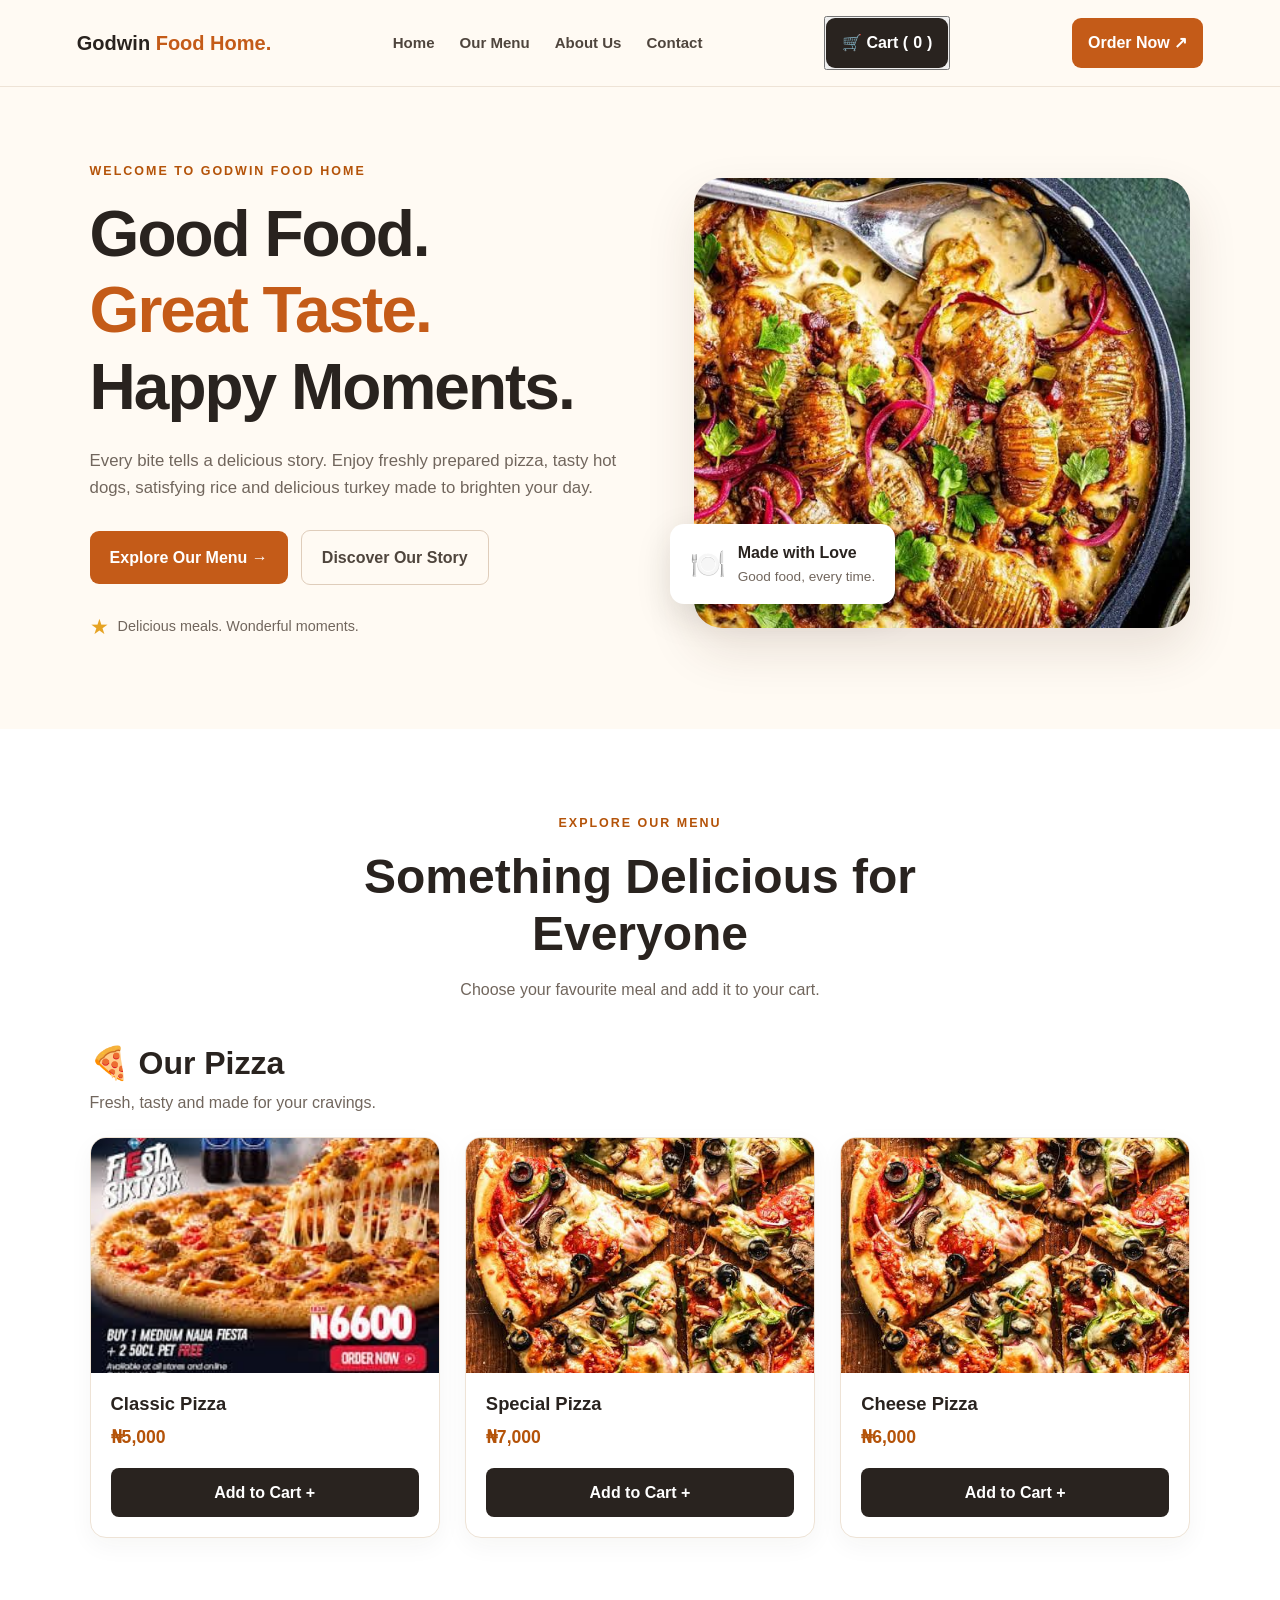
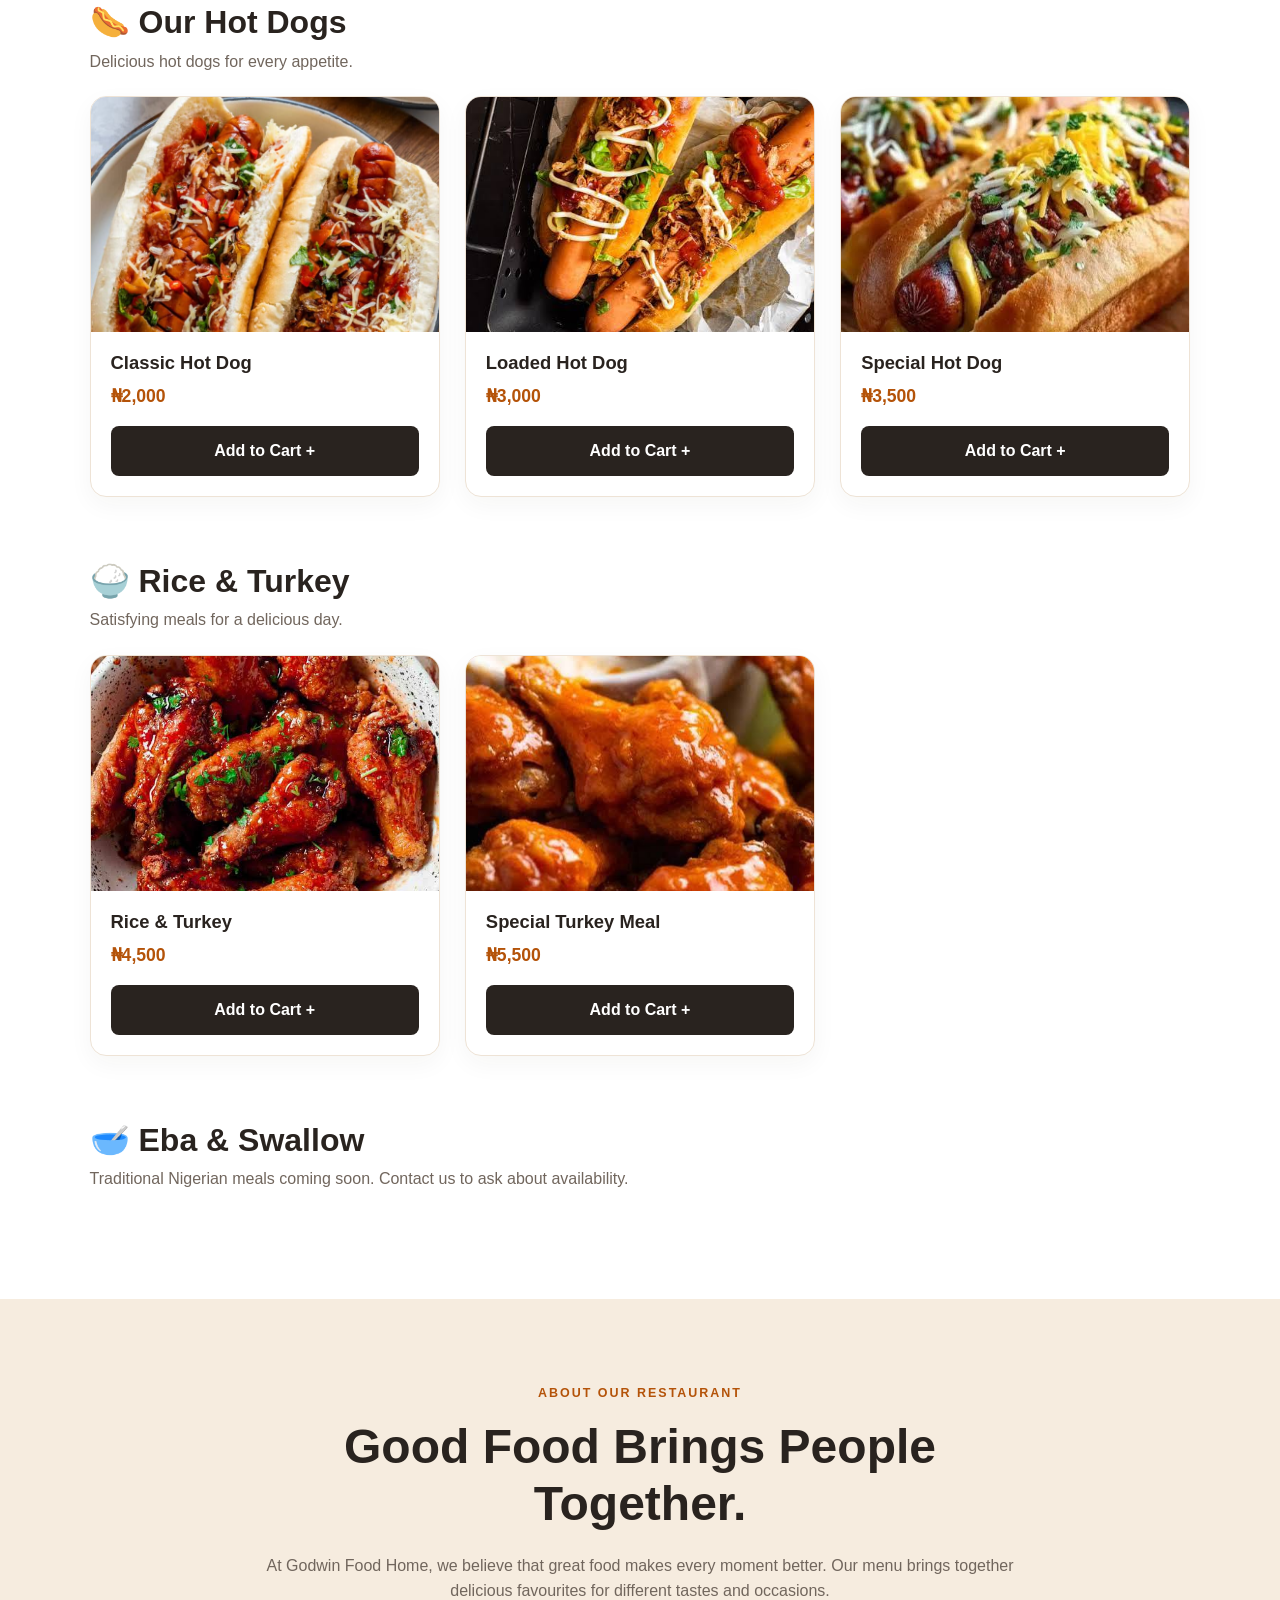
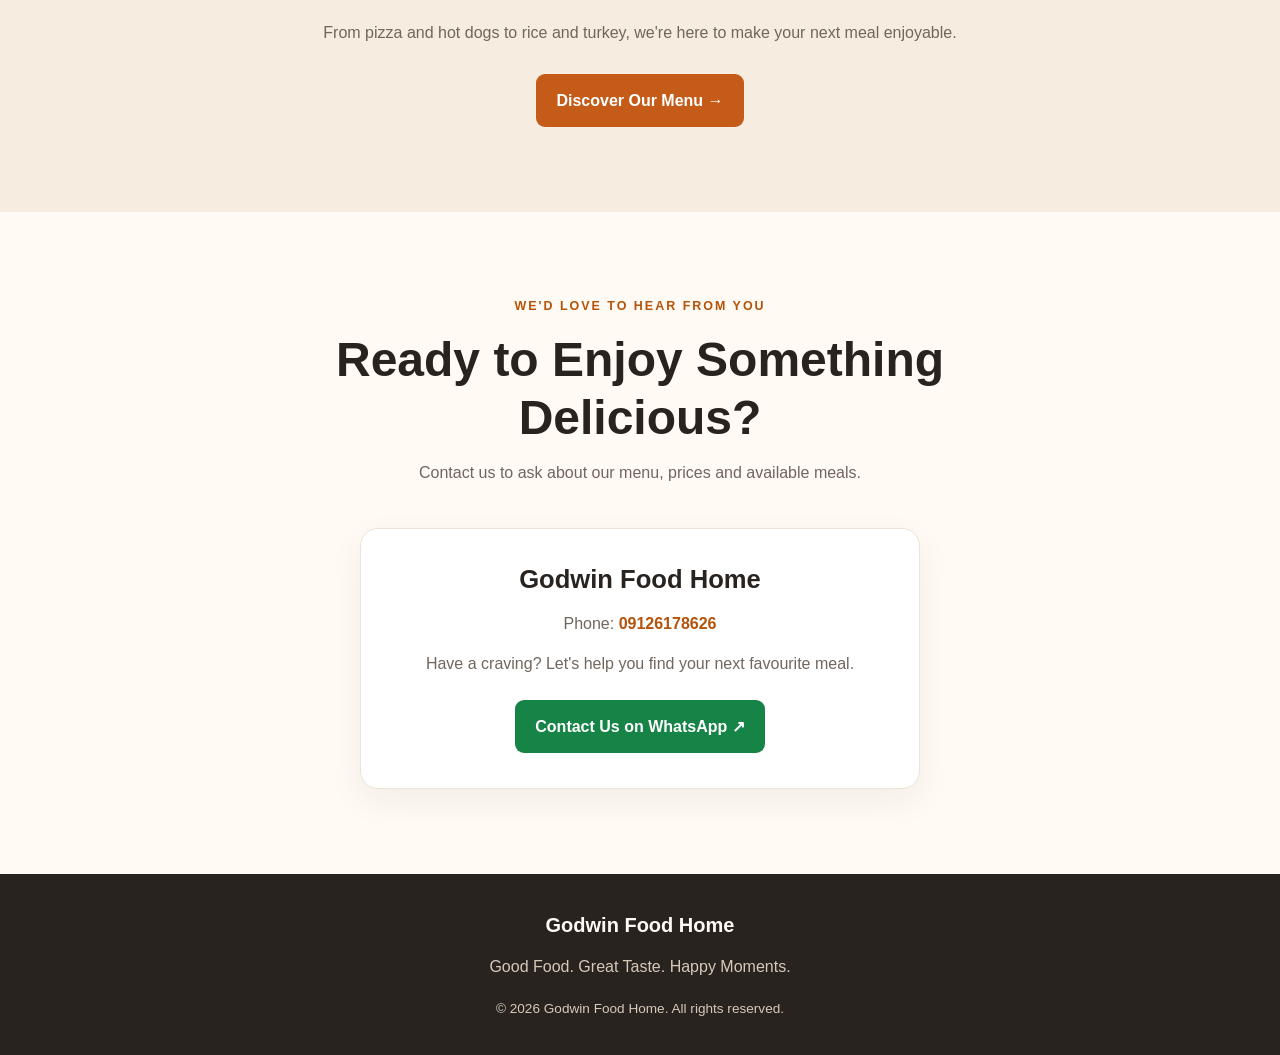
<file: index.html>
<!DOCTYPE html>
<html lang="en">
<head>
    <meta charset="UTF-8">
    <meta name="viewport" content="width=device-width, initial-scale=1.0">

    <meta name="description"
        content="Enjoy delicious pizza, hot dogs, rice and turkey at Godwin Food Home. Order your favourite meals today.">

    <meta name="theme-color" content="#fffaf3">

    <title>Godwin Food Home | Delicious Meals</title>

    <link rel="stylesheet" href="style.css">
</head>

<body>

    <!-- HEADER -->
    <header class="header" id="home">

        <a href="#home" class="logo">
            Godwin <span>Food Home.</span>
        </a>

        <button
            class="menu-toggle"
            id="menu-toggle"
            type="button"
            aria-label="Open navigation menu"
            aria-expanded="false"
            aria-controls="nav">
            ☰
        </button>

        <!-- NAVIGATION -->
        <nav class="nav" id="nav">
            <a href="#home">Home</a>
            <a href="#products">Our Menu</a>
            <a href="#about">About Us</a>
            <a href="#contact">Contact</a>
        </nav>

        <!-- CART AT THE TOP -->
        <button>
            
<a href="cart.html" class="header-order cart-toggle">
    🛒 Cart (<span id="cart-count">0</span>)
</a>

        </button>

        <a href="#contact" class="header-order order-link">
            Order Now ↗
        </a>

    </header>

    <!-- CART PANEL -->
    <section
        class="cart-panel"
        id="cart-panel"
        aria-label="Shopping cart"
        hidden>

        <div class="cart-header">
            <h2>Your Cart</h2>

            <button
                type="button"
                id="cart-close"
                aria-label="Close shopping cart">
                ✕
            </button>
        </div>

        <div id="cart-items" aria-live="polite">
            <p>Your cart is empty.</p>
        </div>

        <div class="cart-summary">
            <h3>
                Total:
                <span id="cart-total">₦0</span>
            </h3>

            <button
                type="button"
                id="clear-cart">
                Clear Cart
            </button>

            <button
                type="button"
                id="checkout-button"
                class="btn">
                Order on WhatsApp
            </button>
        </div>

    </section>

    <main>

        <!-- HERO SECTION -->
        <section class="hero" id="hero">

            <div class="hero-content">

                <p class="tagline">
                    WELCOME TO GODWIN FOOD HOME
                </p>

                <h1>
                    Good Food.<br>
                    <span>Great Taste.</span><br>
                    Happy Moments.
                </h1>

                <p class="hero-text">
                    Every bite tells a delicious story.
                    Enjoy freshly prepared pizza, tasty hot dogs,
                    satisfying rice and delicious turkey made
                    to brighten your day.
                </p>

                <div class="hero-buttons">

                    <a href="#products" class="btn">
                        Explore Our Menu →
                    </a>

                    <a href="#about" class="btn-secondary">
                        Discover Our Story
                    </a>

                </div>

                <div class="hero-note">
                    <span class="star">★</span>
                    Delicious meals. Wonderful moments.
                </div>

            </div>

            <div class="hero-image">

                <img
                    src="backg.png"
                    alt="Delicious food from Godwin Food Home">

                <div class="image-label">
                    <span class="label-icon">🍽️</span>

                    <div>
                        <strong>Made with Love</strong>
                        <p>Good food, every time.</p>
                    </div>
                </div>

            </div>

        </section>

        <!-- MENU SECTION -->
        <section class="products section" id="products">

            <div class="section-title">
                <p class="tagline">EXPLORE OUR MENU</p>

                <h2>Something Delicious for Everyone</h2>

                <p>
                    Choose your favourite meal and add it
                    to your cart.
                </p>
            </div>

            <!-- PIZZA SECTION -->
            <section class="food-section" id="pizza">

                <div class="food-section-heading">
                    <h3>🍕 Our Pizza</h3>
                    <p>Fresh, tasty and made for your cravings.</p>
                </div>

                <div class="food-gallery">

                    <article class="food-card">
                        <img src="pitzaandcook.png"
                             alt="Classic pizza"
                             loading="lazy">

                        <div class="food-info">
                            <h4>Classic Pizza</h4>
                            <p class="food-price">₦5,000</p>

                            <button class="add-to-cart"
                                type="button"
                                data-name="Classic Pizza"
                                data-price="5000">
                                Add to Cart +
                            </button>
                        </div>
                    </article>

                    <article class="food-card">
                        <img src="pitxz3.png"
                             alt="Special pizza"
                             loading="lazy">

                        <div class="food-info">
                            <h4>Special Pizza</h4>
                            <p class="food-price">₦7,000</p>

                            <button class="add-to-cart"
                                type="button"
                                data-name="Special Pizza"
                                data-price="7000">
                                Add to Cart +
                            </button>
                        </div>
                    </article>

                    <article class="food-card">
                        <img src="pitza1.png"
                             alt="Cheese pizza"
                             loading="lazy">

                        <div class="food-info">
                            <h4>Cheese Pizza</h4>
                            <p class="food-price">₦6,000</p>

                            <button class="add-to-cart"
                                type="button"
                                data-name="Cheese Pizza"
                                data-price="6000">
                                Add to Cart +
                            </button>
                        </div>
                    </article>

                </div>

            </section>

            <!-- HOT DOG SECTION -->
            <section class="food-section" id="hot-dogs">

                <div class="food-section-heading">
                    <h3>🌭 Our Hot Dogs</h3>
                    <p>Delicious hot dogs for every appetite.</p>
                </div>

                <div class="food-gallery">

                    <article class="food-card">
                        <img src="hot dog.png"
                             alt="Classic hot dog"
                             loading="lazy">

                        <div class="food-info">
                            <h4>Classic Hot Dog</h4>
                            <p class="food-price">₦2,000</p>

                            <button class="add-to-cart"
                                type="button"
                                data-name="Classic Hot Dog"
                                data-price="2000">
                                Add to Cart +
                            </button>
                        </div>
                    </article>

                    <article class="food-card">
                        <img src="hotdog2.png"
                             alt="Loaded hot dog"
                             loading="lazy">

                        <div class="food-info">
                            <h4>Loaded Hot Dog</h4>
                            <p class="food-price">₦3,000</p>

                            <button class="add-to-cart"
                                type="button"
                                data-name="Loaded Hot Dog"
                                data-price="3000">
                                Add to Cart +
                            </button>
                        </div>
                    </article>

                    <article class="food-card">
                        <img src="hotdog3.png"
                             alt="Special hot dog"
                             loading="lazy">

                        <div class="food-info">
                            <h4>Special Hot Dog</h4>
                            <p class="food-price">₦3,500</p>

                            <button class="add-to-cart"
                                type="button"
                                data-name="Special Hot Dog"
                                data-price="3500">
                                Add to Cart +
                            </button>
                        </div>
                    </article>

                </div>

            </section>

            <!-- RICE AND TURKEY SECTION -->
            <section class="food-section" id="rice-turkey">

                <div class="food-section-heading">
                    <h3>🍚 Rice & Turkey</h3>
                    <p>Satisfying meals for a delicious day.</p>
                </div>

                <div class="food-gallery">

                    <article class="food-card">
                        <img src="turki1.png"
                             alt="Rice and turkey"
                             loading="lazy">

                        <div class="food-info">
                            <h4>Rice & Turkey</h4>
                            <p class="food-price">₦4,500</p>

                            <button class="add-to-cart"
                                type="button"
                                data-name="Rice & Turkey"
                                data-price="4500">
                                Add to Cart +
                            </button>
                        </div>
                    </article>

                    <article class="food-card">
                        <img src="turki2.png"
                             alt="Special turkey meal"
                             loading="lazy">

                        <div class="food-info">
                            <h4>Special Turkey Meal</h4>
                            <p class="food-price">₦5,500</p>

                            <button class="add-to-cart"
                                type="button"
                                data-name="Special Turkey Meal"
                                data-price="5500">
                                Add to Cart +
                            </button>
                        </div>
                    </article>

                </div>

            </section>

            <!-- EBA SECTION -->
            <section class="food-section" id="eba">

                <div class="food-section-heading">
                    <h3>🥣 Eba & Swallow</h3>
                    <p>
                        Traditional Nigerian meals coming soon.
                        Contact us to ask about availability.
                    </p>
                </div>

            </section>

        </section>

        <!-- ABOUT SECTION -->
        <section class="about section" id="about">

            <div class="about-content">

                <p class="tagline">ABOUT OUR RESTAURANT</p>

                <h2>Good Food Brings People Together.</h2>

                <p>
                    At Godwin Food Home, we believe that great food
                    makes every moment better. Our menu brings
                    together delicious favourites for different
                    tastes and occasions.
                </p>

                <p>
                    From pizza and hot dogs to rice and turkey,
                    we're here to make your next meal enjoyable.
                </p>

                <a href="#products" class="btn">
                    Discover Our Menu →
                </a>

            </div>

        </section>

        <!-- CONTACT SECTION -->
        <section class="contact section" id="contact">

            <div class="section-title">
                <p class="tagline">WE'D LOVE TO HEAR FROM YOU</p>

                <h2>Ready to Enjoy Something Delicious?</h2>

                <p>
                    Contact us to ask about our menu, prices
                    and available meals.
                </p>
            </div>

            <div class="contact-card">

                <h3>Godwin Food Home</h3>

                <p class="phone">
                    Phone:
                    <a href="tel:+2349126178626">
                        09126178626
                    </a>
                </p>

                <p>
                    Have a craving? Let's help you find your
                    next favourite meal.
                </p>

                <a
                    href="https://wa.me/2349126178626?text=Hello%20Godwin%20Food%20Home%2C%20I%20would%20like%20to%20make%20an%20order."
                    class="btn whatsapp-btn"
                    target="_blank"
                    rel="noopener noreferrer">
                    Contact Us on WhatsApp ↗
                </a>

            </div>

        </section>

    </main>

    <!-- FOOTER -->
    <footer class="footer">

        <a href="#home" class="footer-logo">
            Godwin Food Home
        </a>

        <p>Good Food. Great Taste. Happy Moments.</p>

        <p class="copyright">
            &copy; <span id="year"></span>
            Godwin Food Home. All rights reserved.
        </p>

    </footer>

    <script src="script.js"></script>

</body>
</html>
</file>
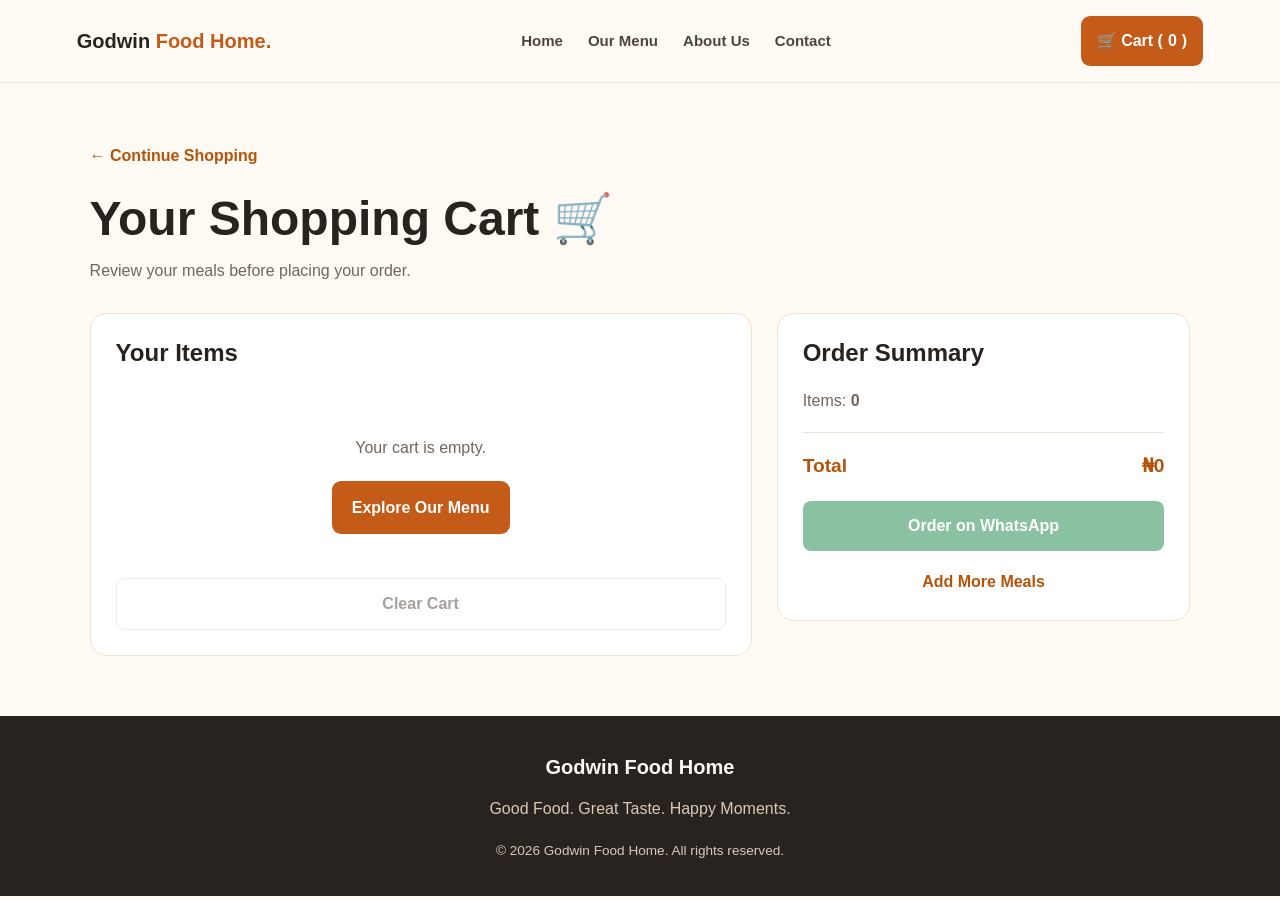
<file: cart.html>
<!DOCTYPE html>
<html lang="en">
<head>
    <meta charset="UTF-8">
    <meta name="viewport" content="width=device-width, initial-scale=1.0">

    <meta name="theme-color" content="#fffaf3">

    <title>Your Shopping Cart | Godwin Food Home</title>

    <link rel="stylesheet" href="style.css">
</head>

<body>

    <header class="header">
        <a href="index.html#home" class="logo">
            Godwin <span>Food Home.</span>
        </a>

        <nav class="nav">
            <a href="index.html#home">Home</a>
            <a href="index.html#products">Our Menu</a>
            <a href="index.html#about">About Us</a>
            <a href="index.html#contact">Contact</a>
        </nav>

        <a href="cart.html" class="header-order">
            🛒 Cart (<span id="cart-count">0</span>)
        </a>
    </header>

    <main class="cart-page">

        <a href="index.html#products" class="back-to-menu">
            ← Continue Shopping
        </a>

        <div class="cart-page-header">
            <h1>Your Shopping Cart 🛒</h1>
            <p>Review your meals before placing your order.</p>
        </div>

        <div class="cart-layout">

            <section class="cart-page-items">
                <h2>Your Items</h2>

                <div id="cart-items" aria-live="polite">
                    <p>Your cart is empty.</p>
                </div>

                <button
                    type="button"
                    id="clear-cart">
                    Clear Cart
                </button>
            </section>

            <aside class="cart-order-summary">
                <h2>Order Summary</h2>

                <p>
                    Items: <strong id="summary-quantity">0</strong>
                </p>

                <div class="summary-total">
                    <span>Total</span>
                    <span id="cart-total">₦0</span>
                </div>

                <button
                    type="button"
                    id="checkout-button"
                    class="btn"
                    style="width: 100%; margin-top: 20px;">
                    Order on WhatsApp
                </button>

                <a
                    href="index.html#products"
                    class="continue-shopping">
                    Add More Meals
                </a>
            </aside>

        </div>

    </main>

    <footer class="footer">
        <a href="index.html#home" class="footer-logo">
            Godwin Food Home
        </a>

        <p>Good Food. Great Taste. Happy Moments.</p>

        <p class="copyright">
            &copy; <span id="year"></span>
            Godwin Food Home. All rights reserved.
        </p>
    </footer>

    <script src="script.js"></script>

</body>
</html>
</file>
<file: style.css>
/* GENERAL */
* {
    margin: 0;
    padding: 0;
    box-sizing: border-box;
}

html {
    scroll-behavior: smooth;
    scroll-padding-top: 100px;
}

body {
    font-family: Arial, Helvetica, sans-serif;
    background: #fffaf3;
    color: #29231f;
    line-height: 1.6;
}

img {
    display: block;
    max-width: 100%;
}

a {
    color: inherit;
    text-decoration: none;
}

button {
    font: inherit;
    cursor: pointer;
}

button:focus-visible,
a:focus-visible {
    outline: 3px solid #d97706;
    outline-offset: 3px;
}

[hidden] {
    display: none !important;
}

.section {
    padding: 85px 7%;
}

.tagline {
    color: #b45309;
    font-size: .78rem;
    font-weight: 800;
    letter-spacing: 2px;
    margin-bottom: 14px;
}

h1, h2, h3, h4 {
    line-height: 1.2;
}

.section-title {
    max-width: 700px;
    margin: 0 auto 42px;
    text-align: center;
}

.section-title h2 {
    font-size: clamp(2rem, 4vw, 3rem);
    margin-bottom: 14px;
}

.section-title > p:last-child {
    color: #71665d;
}

/* HEADER */
.header {
    min-height: 82px;
    padding: 16px 6%;
    display: flex;
    align-items: center;
    justify-content: space-between;
    gap: 22px;
    background: #fffaf3;
    border-bottom: 1px solid #eee3d6;
    position: sticky;
    top: 0;
    z-index: 1000;
}

.logo, .footer-logo {
    font-size: 1.25rem;
    font-weight: 900;
    white-space: nowrap;
}

.logo span {
    color: #c45b18;
}

.nav {
    display: flex;
    align-items: center;
    gap: 25px;
}

.nav a {
    color: #4f453d;
    font-size: .94rem;
    font-weight: 700;
}

.nav a:hover {
    color: #c45b18;
}

.header-order {
    border: none;
    border-radius: 9px;
    padding: 12px 16px;
    background: #c45b18;
    color: white;
    font-weight: 800;
    white-space: nowrap;
    display: inline-flex;
    align-items: center;
    justify-content: center;
    gap: 5px;
    transition: background .2s, transform .2s;
}

.header-order:hover {
    background: #9f4310;
    transform: translateY(-1px);
}

.cart-toggle {
    background: #29231f;
}

.cart-toggle:hover {
    background: #494039;
}

.menu-toggle {
    display: none;
    border: 1px solid #e8d9c9;
    background: white;
    color: #29231f;
    border-radius: 8px;
    padding: 8px 12px;
    font-size: 1.25rem;
}

/* CART PANEL */
.cart-panel {
    position: fixed;
    top: 96px;
    right: 20px;
    z-index: 1200;
    width: min(410px, calc(100% - 30px));
    max-height: calc(100vh - 120px);
    overflow-y: auto;
    background: white;
    border: 1px solid #eee3d6;
    border-radius: 16px;
    padding: 22px;
    box-shadow: 0 18px 55px #29231f33;
}

.cart-header {
    display: flex;
    align-items: center;
    justify-content: space-between;
    gap: 15px;
    padding-bottom: 15px;
    border-bottom: 1px solid #eee3d6;
    margin-bottom: 16px;
}

.cart-header h2 {
    font-size: 1.4rem;
}

#cart-close {
    border: none;
    background: #f5eee6;
    border-radius: 8px;
    padding: 7px 11px;
}

#cart-items > p {
    color: #71665d;
    padding: 12px 0;
}

.cart-item {
    display: grid;
    grid-template-columns: 1fr auto;
    gap: 12px;
    padding: 13px 0;
    border-bottom: 1px solid #f0e8df;
}

.cart-item h4 {
    font-size: .98rem;
    margin-bottom: 4px;
}

.cart-item-price {
    color: #8b5e3c;
    font-size: .9rem;
}

.cart-item-actions {
    display: flex;
    align-items: center;
    flex-wrap: wrap;
    gap: 8px;
    margin-top: 8px;
}

.quantity-button, .remove-item {
    border: 1px solid #e8d9c9;
    background: #fffaf3;
    border-radius: 6px;
    min-width: 30px;
    min-height: 30px;
    padding: 3px 8px;
}

.remove-item {
    color: #a83226;
    font-size: .8rem;
}

.cart-summary {
    padding-top: 18px;
}

.cart-summary h3 {
    font-size: 1.15rem;
    margin-bottom: 14px;
}

#cart-total {
    color: #b45309;
}

#clear-cart, #checkout-button {
    width: 100%;
    border-radius: 8px;
    padding: 12px;
    font-weight: 800;
    margin-top: 9px;
}

#clear-cart {
    border: 1px solid #e8d9c9;
    background: white;
    color: #4f453d;
}

#checkout-button {
    border: none;
    background: #178447;
    color: white;
}

#checkout-button:hover {
    background: #116b38;
}

#checkout-button:disabled, #clear-cart:disabled {
    opacity: .5;
    cursor: not-allowed;
}

/* HERO */
.hero {
    display: grid;
    grid-template-columns: 1.05fr .95fr;
    align-items: center;
    gap: 55px;
    padding: 75px 7% 85px;
    overflow: hidden;
}

.hero-content {
    max-width: 620px;
}

.hero h1 {
    font-size: clamp(2.6rem, 5vw, 4.7rem);
    letter-spacing: -2px;
    margin-bottom: 22px;
}

.hero h1 span {
    color: #c45b18;
}

.hero-text {
    max-width: 540px;
    color: #71665d;
    font-size: 1.05rem;
    margin-bottom: 28px;
}

.hero-buttons {
    display: flex;
    flex-wrap: wrap;
    align-items: center;
    gap: 13px;
}

.btn, .btn-secondary {
    display: inline-flex;
    align-items: center;
    justify-content: center;
    gap: 8px;
    border-radius: 9px;
    padding: 14px 20px;
    font-weight: 800;
    transition: transform .2s, background .2s;
}

.btn {
    border: none;
    background: #c45b18;
    color: white;
}

.btn:hover {
    background: #9f4310;
    transform: translateY(-2px);
}

.btn-secondary {
    border: 1px solid #dfcdbb;
    color: #4f453d;
}

.btn-secondary:hover {
    background: #f5eee6;
}

.hero-note {
    display: flex;
    align-items: center;
    gap: 9px;
    color: #71665d;
    margin-top: 25px;
    font-size: .9rem;
}

.star {
    color: #e6a323;
    font-size: 1.3rem;
}

.hero-image {
    position: relative;
    min-width: 0;
}

.hero-image > img {
    width: 100%;
    height: 450px;
    object-fit: cover;
    border-radius: 28px;
    background: #f1e5d8;
    box-shadow: 0 22px 50px #462b181f;
}

.image-label {
    position: absolute;
    left: -24px;
    bottom: 24px;
    display: flex;
    align-items: center;
    gap: 12px;
    padding: 16px 20px;
    border-radius: 14px;
    background: white;
    box-shadow: 0 12px 35px #29231f22;
}

.label-icon {
    font-size: 1.8rem;
}

.image-label strong {
    display: block;
}

.image-label p {
    color: #71665d;
    font-size: .85rem;
}

/* MENU */
.products {
    background: white;
}

.food-section {
    max-width: 1200px;
    margin: 0 auto 65px;
}

.food-section:last-child {
    margin-bottom: 0;
}

.food-section-heading {
    margin-bottom: 22px;
}

.food-section-heading h3 {
    font-size: clamp(1.5rem, 3vw, 2rem);
    margin-bottom: 7px;
}

.food-section-heading p {
    color: #71665d;
}

.food-gallery {
    display: grid;
    grid-template-columns: repeat(3, minmax(0, 1fr));
    gap: 25px;
}

.food-card {
    overflow: hidden;
    border: 1px solid #eee3d6;
    border-radius: 16px;
    background: white;
    box-shadow: 0 8px 25px #29231f0b;
    transition: transform .25s, box-shadow .25s;
}

.food-card:hover {
    transform: translateY(-5px);
    box-shadow: 0 15px 35px #29231f1a;
}

.food-card > img {
    width: 100%;
    height: 235px;
    object-fit: cover;
    background: #f1e5d8;
}

.food-info {
    padding: 20px;
}

.food-info h4 {
    font-size: 1.15rem;
    margin-bottom: 8px;
}

.food-price {
    color: #b45309;
    font-size: 1.1rem;
    font-weight: 900;
    margin-bottom: 16px;
}

.add-to-cart {
    width: 100%;
    border: none;
    border-radius: 8px;
    background: #29231f;
    color: white;
    padding: 12px 15px;
    font-weight: 800;
    transition: background .2s;
}

.add-to-cart:hover {
    background: #c45b18;
}

/* ABOUT */
.about {
    background: #f6ecdf;
}

.about-content {
    max-width: 760px;
    margin: 0 auto;
    text-align: center;
}

.about-content h2 {
    font-size: clamp(2rem, 4vw, 3rem);
    margin-bottom: 20px;
}

.about-content > p:not(.tagline) {
    color: #71665d;
    margin-bottom: 16px;
}

.about-content .btn {
    margin-top: 12px;
}

/* CONTACT */
.contact {
    background: #fffaf3;
}

.contact-card {
    max-width: 560px;
    margin: 0 auto;
    padding: 35px;
    text-align: center;
    background: white;
    border: 1px solid #eee3d6;
    border-radius: 18px;
    box-shadow: 0 12px 35px #29231f0f;
}

.contact-card h3 {
    font-size: 1.6rem;
    margin-bottom: 16px;
}

.contact-card p {
    color: #71665d;
    margin-bottom: 15px;
}

.contact-card .phone a {
    color: #b45309;
    font-weight: 800;
}

.whatsapp-btn {
    background: #178447;
    margin-top: 8px;
}

.whatsapp-btn:hover {
    background: #116b38;
}

/* FOOTER */
.footer {
    padding: 35px 7%;
    text-align: center;
    background: #29231f;
    color: #fffaf3;
}

.footer-logo {
    display: inline-block;
    margin-bottom: 8px;
}

.footer > p {
    color: #d7c9ba;
    margin-top: 5px;
}

.footer .copyright {
    font-size: .85rem;
    margin-top: 18px;
}

/* TABLETS */
@media (max-width: 1000px) {
    .header {
        flex-wrap: wrap;
        gap: 14px;
    }

    .nav {
        gap: 15px;
    }

    .hero {
        gap: 35px;
        padding-top: 60px;
    }

    .hero-image > img {
        height: 380px;
    }

    .food-gallery {
        grid-template-columns: repeat(2, minmax(0, 1fr));
    }
}

/* MOBILE */
@media (max-width: 760px) {
    html {
        scroll-padding-top: 85px;
    }

    .header {
        min-height: 72px;
        padding: 12px 5%;
        display: flex;
        justify-content: space-between;
        gap: 10px;
    }

    .logo {
        font-size: 1.05rem;
    }

    .menu-toggle {
        display: inline-flex;
        align-items: center;
        justify-content: center;
        order: 3;
    }

    .cart-toggle {
        order: 2;
        padding: 10px 12px;
        font-size: .88rem;
    }

    .order-link {
        display: none;
    }

    .nav {
        display: none;
        position: absolute;
        top: 100%;
        left: 0;
        right: 0;
        flex-direction: column;
        align-items: stretch;
        gap: 0;
        padding: 8px 5% 15px;
        background: #fffaf3;
        border-bottom: 1px solid #eee3d6;
        box-shadow: 0 12px 20px #29231f12;
    }

    .nav.open {
        display: flex;
    }

    .nav a {
        padding: 12px 4px;
        border-bottom: 1px solid #f0e8df;
    }

    .hero {
        grid-template-columns: 1fr;
        padding: 55px 6% 65px;
        gap: 35px;
    }

    .hero h1 {
        font-size: clamp(2.5rem, 10vw, 3.8rem);
        letter-spacing: -1px;
    }

    .hero-text {
        font-size: 1rem;
    }

    .hero-image > img {
        height: 330px;
        border-radius: 20px;
    }

    .image-label {
        left: 12px;
        bottom: 12px;
        padding: 12px 15px;
    }

    .section {
        padding: 60px 6%;
    }

    .food-gallery {
        grid-template-columns: repeat(2, minmax(0, 1fr));
        gap: 15px;
    }

    .food-card > img {
        height: 180px;
    }

    .food-info {
        padding: 14px;
    }

    .food-info h4 {
        font-size: 1rem;
    }

    .food-price {
        font-size: 1rem;
    }

    .add-to-cart {
        padding: 11px 8px;
        font-size: .9rem;
    }

    .cart-panel {
        top: 82px;
        right: 10px;
        max-height: calc(100vh - 95px);
    }

    .contact-card {
        padding: 25px 18px;
    }
}

@media (max-width: 400px) {
    .logo {
        font-size: .95rem;
    }

    .cart-toggle {
        padding: 9px 8px;
        font-size: .8rem;
    }

    .menu-toggle {
        padding: 7px 9px;
    }

    .food-gallery {
        grid-template-columns: 1fr;
    }

    .food-card > img {
        height: 230px;
    }

    .hero-buttons {
        align-items: stretch;
        flex-direction: column;
    }

    .hero-buttons a {
        width: 100%;
    }
}

/* CART PAGE */
.cart-page {
    min-height: 70vh;
    padding: 60px 7%;
}

.cart-page-header {
    margin-bottom: 30px;
}

.cart-page-header h1 {
    font-size: clamp(2rem, 5vw, 3rem);
    margin-bottom: 10px;
}

.cart-page-header p {
    color: #71665d;
}

.back-to-menu {
    display: inline-block;
    color: #b45309;
    font-weight: 800;
    margin-bottom: 22px;
}

.cart-layout {
    display: grid;
    grid-template-columns: 1.6fr 1fr;
    gap: 25px;
    align-items: start;
}

.cart-page-items,
.cart-order-summary {
    background: #fff;
    border: 1px solid #eee3d6;
    border-radius: 16px;
    padding: 25px;
}

.cart-page-items h2,
.cart-order-summary h2 {
    margin-bottom: 20px;
}

.cart-page .cart-item {
    grid-template-columns: 1fr auto;
    padding: 18px 0;
}

.cart-order-summary p {
    color: #71665d;
    margin-bottom: 12px;
}

.cart-order-summary .summary-total {
    display: flex;
    justify-content: space-between;
    gap: 15px;
    border-top: 1px solid #eee3d6;
    padding-top: 18px;
    margin-top: 18px;
    font-size: 1.2rem;
    font-weight: 900;
    color: #29231f;
}

.cart-order-summary .summary-total span {
    color: #b45309;
}

.cart-page .cart-summary {
    padding-top: 0;
}

.cart-page .cart-summary h3 {
    display: none;
}

.continue-shopping {
    display: block;
    text-align: center;
    margin-top: 18px;
    color: #b45309;
    font-weight: 800;
}

.empty-cart {
    text-align: center;
    padding: 35px 10px;
}

.empty-cart p {
    color: #71665d;
    margin: 12px 0 20px;
}

@media (max-width: 760px) {
    .cart-page {
        padding: 40px 5%;
    }

    .cart-layout {
        grid-template-columns: 1fr;
    }

    .cart-page-items,
    .cart-order-summary {
        padding: 20px;
    }
}
</file>
